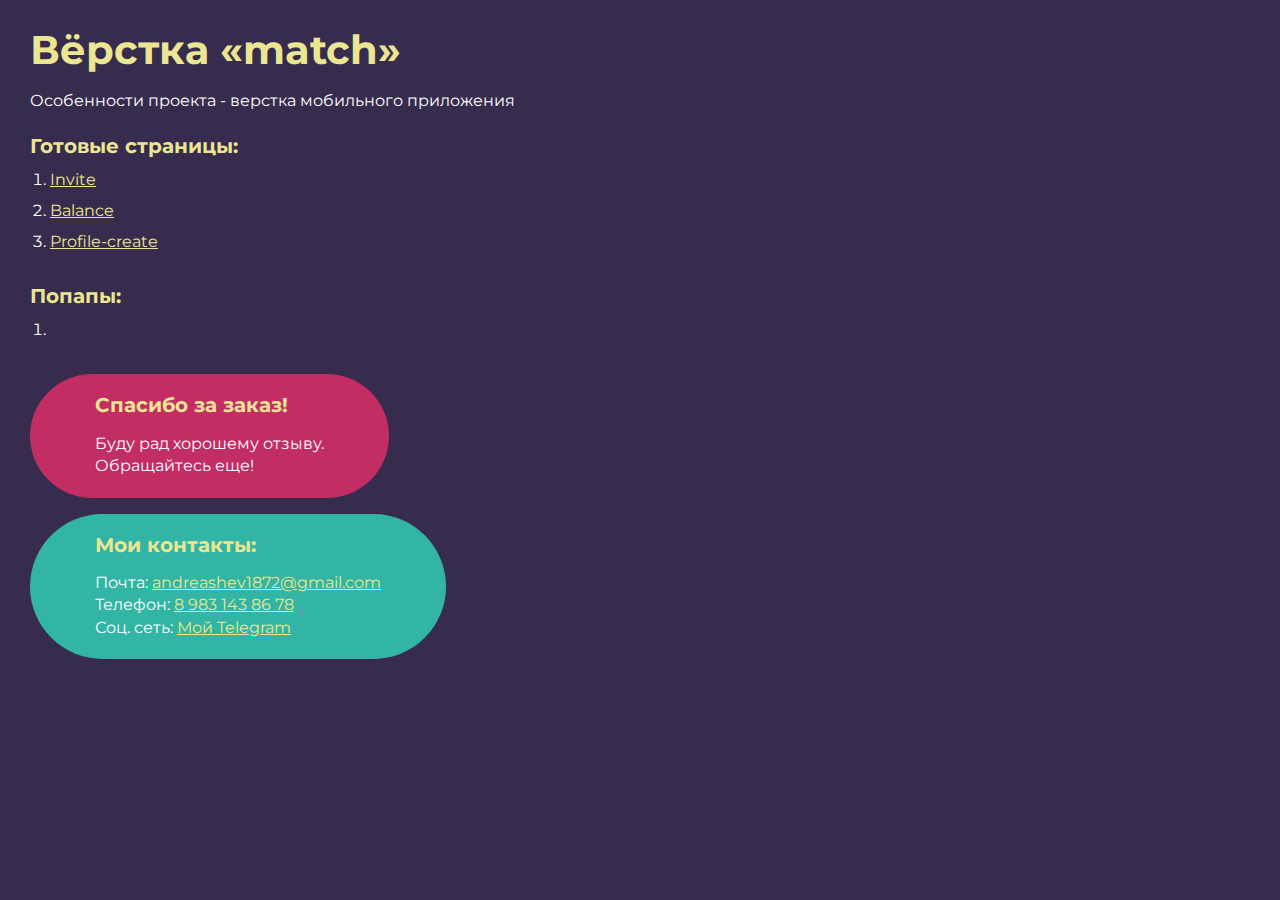
<file: index.html>
<!doctype html>
<html>

<head>
	<meta charset="UTF-8" />
	<meta name="viewport" content="width=device-width, initial-scale=1.0" />
	<title>Верстка «match»</title>
</head>

<body>
	<div class="rootpage">
		<h1>Вёрстка «match»</h1>
		<div class="rootpage__info">
			Особенности проекта - верстка мобильного приложения
		</div>
		<h2>Готовые страницы:</h2>
		<ol class="rootpage__list">
			<li><a target="_blank" href="invite.html">Invite</a></li>
			<li><a target="_blank" href="balance.html">Balance</a></li>
			<li>
				<a target="_blank" href="profile-create.html">Profile-create</a>
			</li>
		</ol>
		<h2>Попапы:</h2>
		<ol class="rootpage__list">
			<li><a target="_blank" href="home.html#"></a></li>
		</ol>
		<div class="rootpage__tnx">
			<h2>Спасибо за заказ!</h2>
			<p>Буду рад хорошему отзыву.</p>
			<p>Обращайтесь еще!</p>
		</div>
		<div class="rootpage__contacts">
			<h2>Мои контакты:</h2>
			<p>
				Почта:
				<a href="mailto:andreashev1872@gmail.com">andreashev1872@gmail.com</a>
			</p>
			<p>Телефон: <a href="tel:89831438678">8 983 143 86 78</a></p>
			<p>Соц. сеть: <a href="https://t.me/AndresShev">Мой Telegram</a></p>
		</div>
	</div>
</body>
<style>
	@charset "UTF-8";
	@import url("https://fonts.googleapis.com/css?family=Montserrat:regular,700&display=swap");

	*,
	*::before,
	*::after {
		padding: 0px;
		margin: 0px;
		border: 0px;
		box-sizing: border-box;
	}

	html,
	body {
		height: 100%;
		margin: 0;
		padding: 0;
		min-width: 320px;
		width: 100%;
		color: #fff;
		background-color: #372c4d;
	}

	body {
		font-family: Montserrat;
		font-size: 100%;
		line-height: 1;
		font-size: 1rem;
	}

	a {
		text-decoration: underline;
		color: #ebe691;
	}

	a:visited {
		text-decoration: underline;
		color: #aaa768;
	}

	a:hover {
		text-decoration: none;
	}

	ul li {
		list-style: none;
	}

	img {
		vertical-align: top;
	}

	.wrapper {
		width: 100%;
		min-height: 100%;
		overflow: hidden;
	}

	.rootpage {
		padding: 30px;
		display: flex;
		flex-direction: column;
		align-items: flex-start;
	}

	@media (max-width: 767px) {
		.rootpage {
			padding: 30px 15px;
		}
	}

	h1 {
		color: #ebe691;
		font-size: 2.5rem;
		margin: 0px 0px 1.25rem 0px;
	}

	@media (max-width: 767px) {
		h1 {
			font-size: 1.85rem;
			margin: 0px 0px 1.25rem 0px;
		}
	}

	h2 {
		color: #ebe691;
		font-size: 1.25rem;
		margin: 0px 0px 1rem 0px;
	}

	@media (max-width: 767px) {
		h2 {
			font-size: 1.125rem;
			margin: 0px 0px 1rem 0px;
		}
	}

	.rootpage__info {
		line-height: 140%;
		margin: 0px 0px 1.5rem 0px;
	}

	.rootpage__list {
		margin: 0px 0px 2.25rem 1.25rem;
	}

	.rootpage__list li:not(:last-child) {
		margin: 0px 0px 15px 0px;
	}

	.rootpage__contacts,
	.rootpage__tnx {
		border-radius: 200px;
		padding: 20px 65px;
		line-height: 140%;
	}

	@media (max-width: 767px) {

		.rootpage__contacts,
		.rootpage__tnx {
			border-radius: 40px;
			padding: 20px;
		}
	}

	.rootpage__contacts {
		background: #32b5a4;
	}

	.rootpage__contacts a {
		color: #ebe691;
	}

	.rootpage__tnx {
		background: #c22d63;
		margin: 0px 0px 1rem 0px;
	}
</style>

</html>
</file>
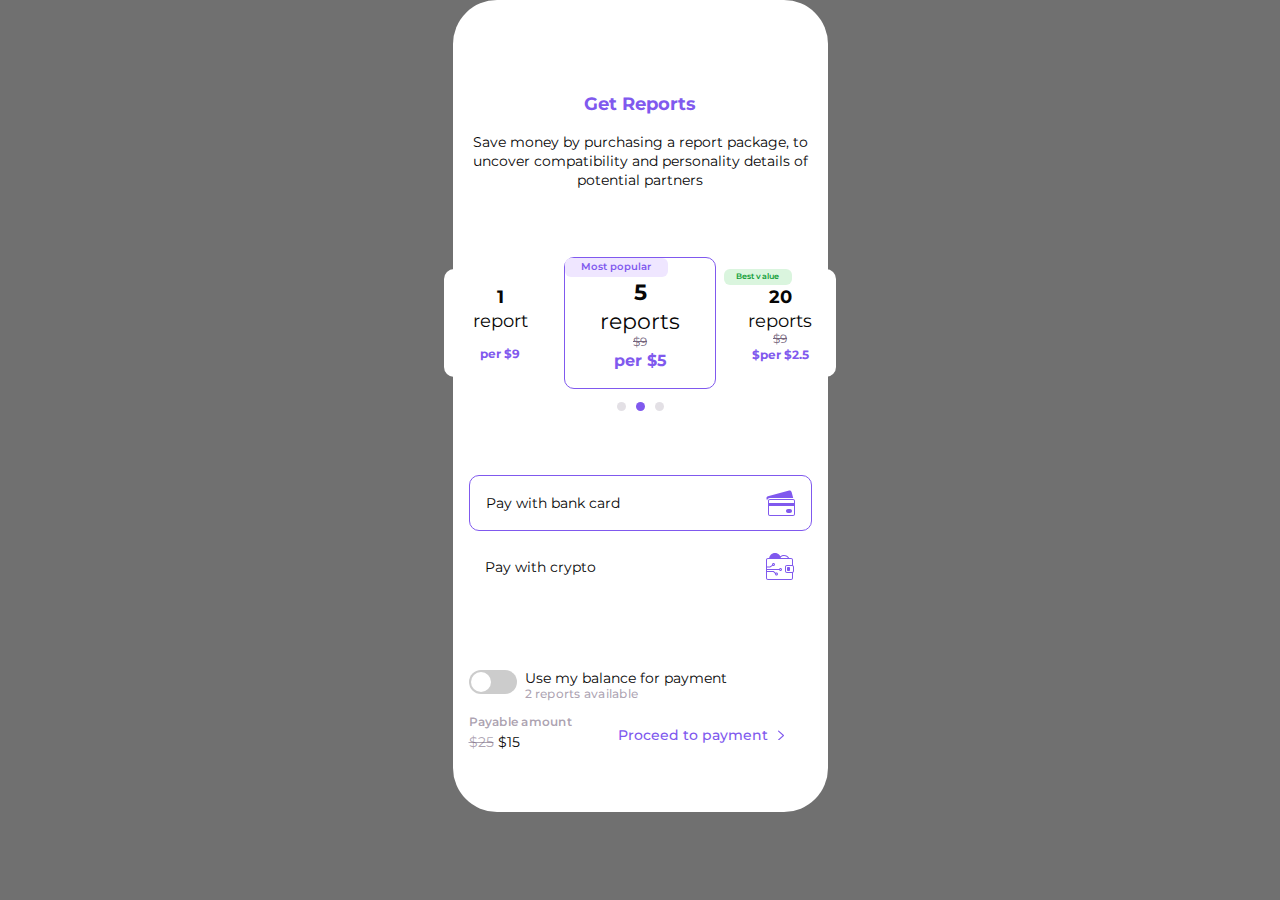
<file: balance.html>
<!doctype html>
<html lang="en">

<head>
	<title>match</title>
	<meta charset="UTF-8" />
	<meta name="format-detection" content="telephone=no" />
	<!-- <style>body{opacity: 0;}</style> -->
	<link rel="stylesheet" href="css/style.min.css?_v=20240508150144" />
	<link rel="shortcut icon" href="favicon.ico" />
	<link rel="apple-touch-icon" sizes="152x152" href="/apple-touch-icon.png" />
	<link rel="icon" type="image/png" sizes="32x32" href="/favicon-32x32.png" />
	<link rel="icon" type="image/png" sizes="16x16" href="/favicon-16x16.png" />
	<link rel="manifest" href="/site.webmanifest" />
	<link rel="mask-icon" href="/safari-pinned-tab.svg" color="#5bbad5" />
	<meta name="msapplication-TileColor" content="#da532c" />
	<meta name="theme-color" content="#ffffff" />
	<!-- <meta name="robots" content="noindex, nofollow"> -->
	<meta name="viewport" content="width=device-width, initial-scale=1.0" />
</head>

<body>
	<div class="wrapper">
		<header class="header">
			<div class="header__container">
			</div>
		</header>
		<div class="payment">
			<div class="payment__card card">
				<div class="payment__status-bar status-bar"></div>
				<div class="payment__body">
					<div class="payment__header">
						<h1>Get Reports</h1>
					</div>
					<div class="payment__text text">
						<p>
							Save money by purchasing a report package, to uncover compatibility
							and personality details of potential partners
						</p>
					</div>

					<div class="payment__slider">
						<div class="payment__wrapper">
							<div class="payment__slide slide-payment payment__slide-1">
								<h2 class="slide-payment__title">1</h2>
								<p class="slide-payment__amount">report</p>
								<p class="slide-payment__price">per $9</p>
							</div>
							<div class="payment__slide slide-payment payment__slide-2 payment__slide-active">
								<span class="slide-payment__label">Most popular</span>
								<h2 class="slide-payment__title">5</h2>
								<p class="slide-payment__amount">reports</p>
								<p class="slide-payment__old-price old-price">$9</p>
								<p class="slide-payment__price">per $5</p>
							</div>
							<div class="payment__slide slide-payment payment__slide-3">
								<span class="slide-payment__label">Best value</span>
								<h2 class="slide-payment__title">20</h2>
								<p class="slide-payment__amount">reports</p>
								<p class="slide-payment__old-price old-price">$9</p>
								<p class="slide-payment__price">$per $2.5</p>
							</div>
						</div>
						<div class="payment__pagination">
							<span class="payment__dot"></span>
							<span class="payment__dot payment__dot-active"></span>
							<span class="payment__dot"></span>
						</div>
					</div>
					<div class="payment__options">
						<div class="payment__option payment__option-active">
							<p>Pay with bank card</p>
							<img src="img/pay-card.svg" alt="pay-card" />
						</div>
						<div class="payment__option">
							<p>Pay with crypto</p>
							<img src="img/crypto.svg" alt="crypto" />
						</div>
					</div>
					<div class="payment__use use-payment">
						<label class="use-payment__toggle toggle">
							<input type="checkbox" class="use-payment__checkbox checkbox" />
							<span class="use-payment__toggle-slider toggle-slider"></span>
						</label>
						<div class="use-payment__content">
							<div class="use-payment__title">
								<h2>Use my balance for payment</h2>
							</div>
							<div class="use-payment__text">
								<p>2 reports available</p>
							</div>
						</div>
					</div>
					<div class="payment__amount amount-payment">
						<div class="amount-payment__body">
							<div class="amount-payment__title">
								<h2>Payable amount</h2>
							</div>
							<div class="amount-payment__price">
								<span class="amount-payment__price-old old-price">$25</span><span class="amount-payment__price-new">$15</span>
							</div>
						</div>
						<a class="amount-payment__button">
							<span>Proceed to payment</span>
						</a>
					</div>
				</div>
			</div>
		</div>

		<footer class="footer">
			<div class="footer__container">
			</div>
		</footer>
	</div>
	<!-- 
<div id="popup" aria-hidden="true" class="popup">
	<div class="popup__wrapper">
		<div class="popup__content">
			<button data-close type="button" class="popup__close">Закрыть</button>
			<div class="popup__text">
			</div>
		</div>
	</div>
</div>
 -->
	<script src="js/app.min.js?_v=20240508150144"></script>
</body>

</html>
</file>
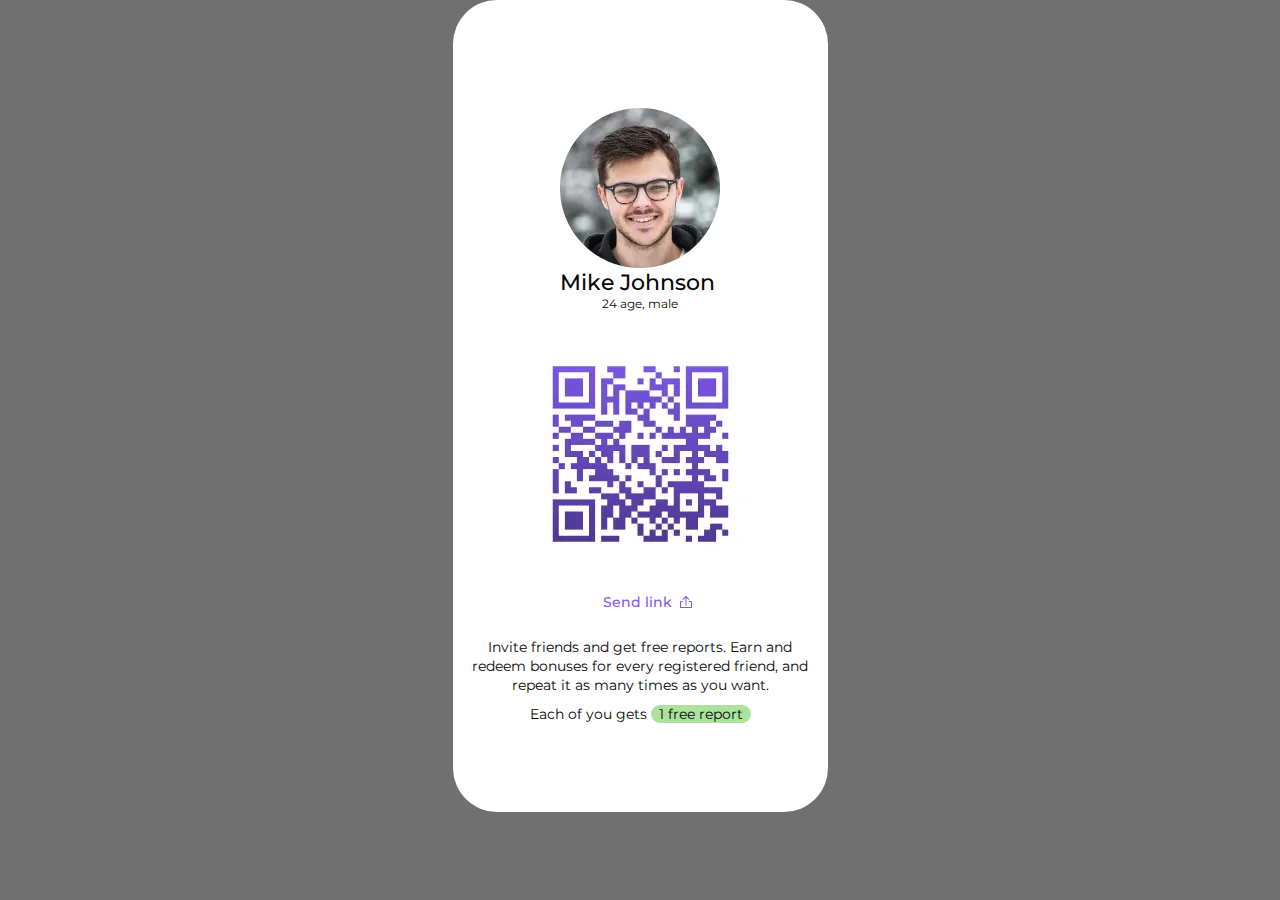
<file: invite.html>
<!doctype html>
<html lang="en">

<head>
	<title>match</title>
	<meta charset="UTF-8" />
	<meta name="format-detection" content="telephone=no" />
	<!-- <style>body{opacity: 0;}</style> -->
	<link rel="stylesheet" href="css/style.min.css?_v=20240508150144" />
	<link rel="shortcut icon" href="favicon.ico" />
	<link rel="apple-touch-icon" sizes="152x152" href="/apple-touch-icon.png" />
	<link rel="icon" type="image/png" sizes="32x32" href="/favicon-32x32.png" />
	<link rel="icon" type="image/png" sizes="16x16" href="/favicon-16x16.png" />
	<link rel="manifest" href="/site.webmanifest" />
	<link rel="mask-icon" href="/safari-pinned-tab.svg" color="#5bbad5" />
	<meta name="msapplication-TileColor" content="#da532c" />
	<meta name="theme-color" content="#ffffff" />
	<!-- <meta name="robots" content="noindex, nofollow"> -->
	<meta name="viewport" content="width=device-width, initial-scale=1.0" />
</head>

<body>
	<div class="wrapper">
		<header class="header">
			<div class="header__container">
			</div>
		</header>
		<div class="invite">
			<div class="invite__card card">
				<div class="invite__status-bar status-bar"></div>
				<div class="invite__body">
					<div class="invite__user user-invite">
						<div class="user-invite__photo">
							<picture><source srcset="img/profile-photo.webp" type="image/webp"><img src="img/profile-photo.png" alt="profile-photo" /></picture>
						</div>
						<div class="user-invite__name">
							<p>Mike Johnson</p>
						</div>
						<div class="user-invite__info">
							<p>24 age, male</p>
						</div>
					</div>
					<div class="invite__qr">
						<picture><source srcset="img/qrcode-1.webp" type="image/webp"><img src="img/qrcode-1.png" alt="qrcode" /></picture>
					</div>
					<a href="#" class="invite__button"><span>Send link</span> </a>
					<div class="invite__text text">
						<p>
							Invite friends and get free reports. Earn and redeem bonuses for every
							registered friend, and repeat it as many times as you want.
						</p>
					</div>
					<div class="invite__action">
						<p>Each of you gets <span>1 free report</span></p>
					</div>
				</div>
			</div>
		</div>

		<footer class="footer">
			<div class="footer__container">
			</div>
		</footer>
	</div>
	<!-- 
<div id="popup" aria-hidden="true" class="popup">
	<div class="popup__wrapper">
		<div class="popup__content">
			<button data-close type="button" class="popup__close">Закрыть</button>
			<div class="popup__text">
			</div>
		</div>
	</div>
</div>
 -->
	<script src="js/app.min.js?_v=20240508150144"></script>
</body>

</html>
</file>
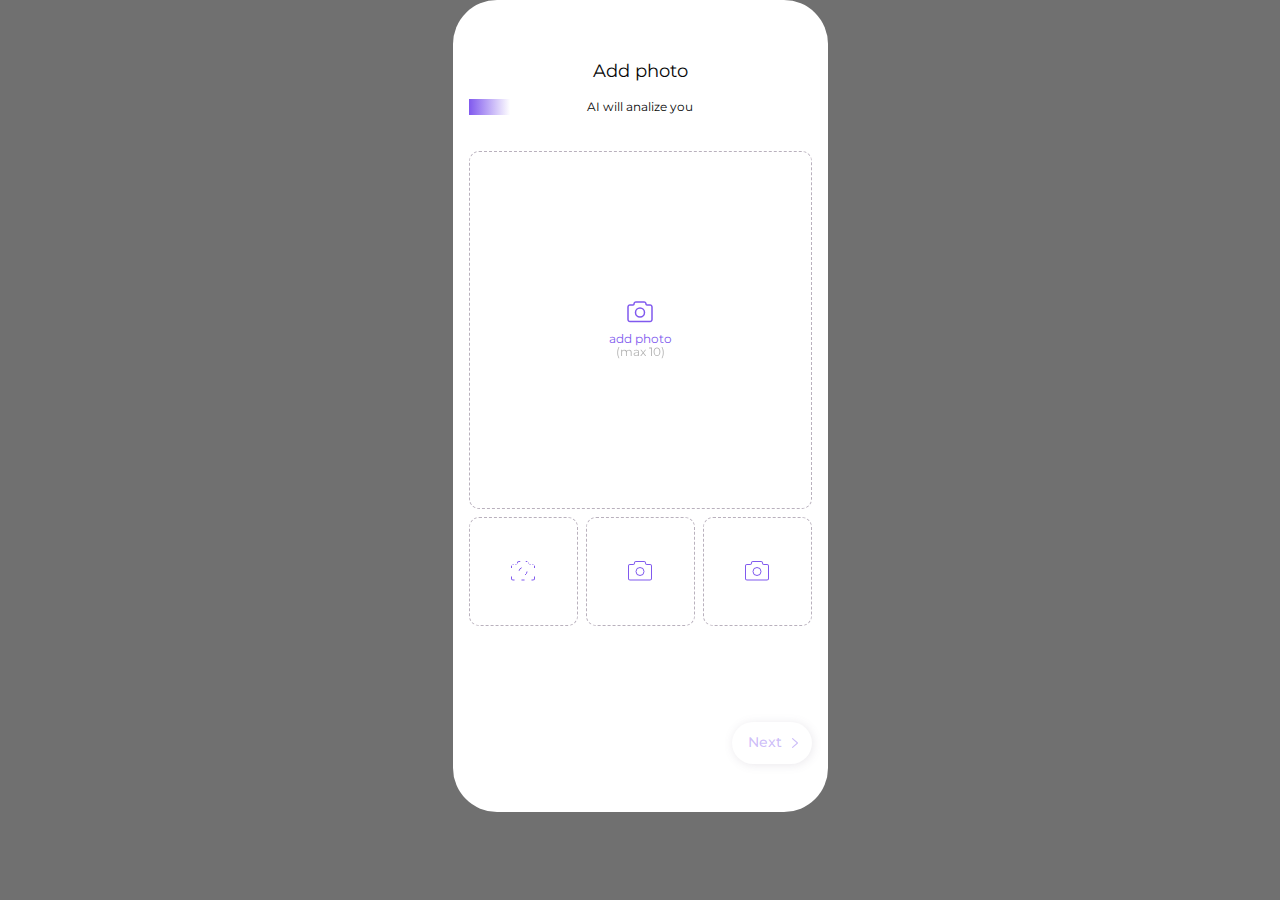
<file: profile-create.html>
<!doctype html>
<html lang="en">

<head>
	<title>match</title>
	<meta charset="UTF-8" />
	<meta name="format-detection" content="telephone=no" />
	<!-- <style>body{opacity: 0;}</style> -->
	<link rel="stylesheet" href="css/style.min.css?_v=20240508150144" />
	<link rel="shortcut icon" href="favicon.ico" />
	<link rel="apple-touch-icon" sizes="152x152" href="/apple-touch-icon.png" />
	<link rel="icon" type="image/png" sizes="32x32" href="/favicon-32x32.png" />
	<link rel="icon" type="image/png" sizes="16x16" href="/favicon-16x16.png" />
	<link rel="manifest" href="/site.webmanifest" />
	<link rel="mask-icon" href="/safari-pinned-tab.svg" color="#5bbad5" />
	<meta name="msapplication-TileColor" content="#da532c" />
	<meta name="theme-color" content="#ffffff" />
	<!-- <meta name="robots" content="noindex, nofollow"> -->
	<meta name="viewport" content="width=device-width, initial-scale=1.0" />
</head>

<body>
	<div class="wrapper">
		<header class="header">
			<div class="header__container">
			</div>
		</header>
		<div class="profile-create" id="content-container">
			<div class="profile-create__card card content" id="content-1">
				<div class="profile-create__status-bar status-bar"></div>
				<div class="profile-create__body">
					<div class="profile-create__header header">
						<h1>Add photo</h1>
					</div>
					<div class="profile-create__progressbar progressbar">
						<p class="progressbar__text">AI will analize you</p>
					</div>
					<div class="profile-create__photoblock photoblock">
						<div class="photoblock__bigphoto">
							<img src="img/profile-create/big_photo.svg" alt="big__photo" />
							<span class="photoblock__text"> add photo</span>
							<span class="photoblock__text photoblock__text-opacity">(max 10)</span>
						</div>
						<div class="photoblock__gallery">
							<div class="photoblock__smallphoto">
								<img src="img/profile-create/small_photo1.svg" alt="photo" />
							</div>
							<div class="photoblock__smallphoto">
								<img src="img/profile-create/small_photo2.svg" alt="photo" />
							</div>
							<div class="photoblock__smallphoto">
								<img src="img/profile-create/small_photo2.svg" alt="photo" />
							</div>
						</div>
					</div>
				</div>
				<div class="profile-create__footer">
					<a class="profile-create__button next-button">
						<span>Next</span>
					</a>
				</div>
			</div>

			<div class="profile-create__card card content" id="content-2">
				<div class="profile-create__status-bar status-bar"></div>
				<div class="profile-create__body">
					<div class="profile-create__header header">
						<h1>Add photo</h1>
					</div>
					<div class="profile-create__progressbar progressbar">
						<p class="progressbar__text">AI will analize you</p>
					</div>
					<div class="profile-create__photoblock photoblock">
						<div class="photoblock__bigphoto">
							<picture><source srcset="img/profile-create/bigphoto-profile2.webp" type="image/webp"><img src="img/profile-create/bigphoto-profile2.png" alt="big__photo" /></picture>
						</div>
						<div class="photoblock__gallery">
							<div class="photoblock__smallphoto">
								<img src="img/profile-create/small_photo2.svg" alt="photo" />
							</div>
							<div class="photoblock__smallphoto">
								<picture><source srcset="img/profile-create/smallphoto-1-profile2.webp" type="image/webp"><img src="img/profile-create/smallphoto-1-profile2.png" alt="photo" /></picture>
							</div>
							<div class="photoblock__smallphoto">
								<picture><source srcset="img/profile-create/smallphoto-2-profile2.webp" type="image/webp"><img src="img/profile-create/smallphoto-2-profile2.png" alt="photo" /></picture>
							</div>
						</div>
					</div>
				</div>
				<div class="profile-create__footer">
					<a class="profile-create__button next-button">
						<span>Next</span>
					</a>
				</div>
			</div>

			<div class="profile-create__card card content" id="content-3">
				<div class="profile-create__status-bar status-bar"></div>
				<div class="profile-create__body">
					<div class="profile-create__header header">
						<h1>Personal data</h1>
					</div>
					<div class="profile-create__progressbar progressbar">
						<p class="progressbar__text">Let AI to know you better</p>
					</div>
					<div class="profile-create__inputs inputs-profile-create">
						<input class="inputs-profile-create__name" type="text" placeholder="Name*" />
						<input class="inputs-profile-create__date" type="text" placeholder="Date of birth*" />
						<p class="inputs-profile-create__text">
							we don't show your exact birth date in the profile. It's used for our
							AI algorithms to uplift quality of your matches.
						</p>
						<ul class="inputs-profile-create__list">
							<li>
								<input class="inputs-profile-create__radio" type="radio" id="gender_man" name="gender" value="man" />
								<label for="gender_man">Man</label>
							</li>
							<li>
								<input class="inputs-profile-create__radio" type="radio" id="gender_woman" name="gender" value="woman" />
								<label for="gender_woman">Woman</label>
							</li>
							<li>
								<input class="inputs-profile-create__radio" type="radio" id="gender_other" name="gender" value="other" />
								<label for="gender_other">Other</label>
							</li>
						</ul>
						<input class="inputs-profile-create__city" type="text" id="city" placeholder="City*" />
					</div>
				</div>

				<div class="profile-create__footer">
					<a class="profile-create__button back-button">
						<span>Back</span>
					</a>
					<a class="profile-create__button next-button">
						<span>Next</span>
					</a>
				</div>
			</div>
			<div class="profile-create__card card content" id="content-4">
				<div class="profile-create__status-bar status-bar"></div>
				<div class="profile-create__body">
					<div class="profile-create__header header">
						<h1>Goals</h1>
					</div>
					<div class="profile-create__progressbar progressbar">
						<p class="progressbar__text">AI will find you people with same goals</p>
					</div>
				</div>
				<div class="goal-checkbox">
					<ul class="goal-checkbox__list">
						<li>
							<input class="goal-checkbox__item" type="checkbox" id="goal1" name="goal" value="goal1" />
							<label for="goal1">Date</label>
						</li>
						<li>
							<input class="goal-checkbox__item" type="checkbox" id="goal2" name="goal" value="goal2" />
							<label for="goal2">Long-term relationship</label>
						</li>
						<li>
							<input class="goal-checkbox__item" type="checkbox" id="goal3" name="goal" value="goal3" />
							<label for="goal3">Friendship</label>
						</li>
						<li>
							<input class="goal-checkbox__item" type="checkbox" id="goal4" name="goal" value="goal4" />
							<label for="goal4">Communication</label>
						</li>
						<li>
							<input class="goal-checkbox__item" type="checkbox" id="goal5" name="goal" value="goal5" />
							<label for="goal5">Business partner</label>
						</li>
						<li>
							<input class="goal-checkbox__item" type="checkbox" id="goal6" name="goal" value="goal6" />
							<label for="goal6">Travel partner</label>
						</li>
						<li class="goal-checkbox__switch">
							<span class="goal-checkbox__text" for="goal7">Do not show in profile</span>

							<label class="goal__toggle toggle">
								<input type="checkbox" class="checkbox" />
								<span class="toggle-slider"></span>
							</label>
						</li>
					</ul>
				</div>

				<div class="profile-create__footer">
					<a class="profile-create__button back-button">
						<span>Back</span>
					</a>
					<a class="profile-create__button next-button">
						<span>Next</span>
					</a>
				</div>
			</div>
			<div class="profile-create__card card content" id="content-5">
				<div class="profile-create__status-bar status-bar"></div>
				<div class="profile-create__body">
					<div class="profile-create__header header">
						<h1>Preferences</h1>
					</div>
					<div class="profile-create__progressbar progressbar">
						<p class="progressbar__text">AI will find you people with same goals</p>
					</div>
				</div>
				<div class="preferences">
					<p class="preferences__title title">Who are you looking for</p>
					<ul class="inputs-profile-create__list">
						<li>
							<input class="inputs-profile-create__radio" type="radio" id="gender_man" name="gender" value="man" />
							<label for="gender_man">Man</label>
						</li>
						<li>
							<input class="inputs-profile-create__radio" type="radio" id="gender_woman" name="gender" value="woman" />
							<label for="gender_woman">Woman</label>
						</li>
						<li>
							<input class="inputs-profile-create__radio" type="radio" id="gender_other" name="gender" value="Both" />
							<label for="gender_other">Both</label>
						</li>
						<li>
							<input class="inputs-profile-create__radio" type="radio" id="gender_other" name="gender" value="Doesn't matter" />
							<label for="gender_other">Doesn't matter</label>
						</li>
					</ul>
					<ul class="goal-checkbox__list">
						<li class="goal-checkbox__switch">
							<span class="goal-checkbox__text" for="goal7">Do not show in profile</span>

							<label class="goal__toggle toggle">
								<input type="checkbox" class="checkbox" />
								<span class="toggle-slider"></span>
							</label>
						</li>
					</ul>
				</div>
				<div class="profile-create__footer">
					<a class="profile-create__button back-button">
						<span>Back</span>
					</a>
					<a class="profile-create__button next-button">
						<span>Next</span>
					</a>
				</div>
			</div>
			<div class="profile-create__card card content" id="content-6">
				<div class="profile-create__status-bar status-bar"></div>
				<div class="profile-create__body">
					<div class="profile-create__header header">
						<h1>Values (top 3)</h1>
					</div>
					<div class="profile-create__progressbar progressbar">
						<p class="progressbar__text">AI will find you perfect match</p>
					</div>
				</div>
				<ul class="values">
					<li><button class="value value-active">Love</button></li>
					<li><button class="value">Health</button></li>
					<li><button class="value">Balance</button></li>
					<li><button class="value">Helping Others</button></li>
					<li><button class="value value-active">Closeness</button></li>
					<li><button class="value">Loyalty</button></li>
					<li><button class="value">Safety</button></li>
					<li><button class="value">Family</button></li>
					<li><button class="value value-active">Children</button></li>
					<li><button class="value">Trust</button></li>
					<li><button class="value">Parents</button></li>
					<li><button class="value">Friends</button></li>
					<li><button class="value">Sincerity</button></li>
					<li><button class="value">Curiosity</button></li>
					<li><button class="value">Beauty</button></li>
					<li><button class="value">Enthusiasm</button></li>
					<li><button class="value">Learning New Things</button></li>
					<li><button class="value">Personal Growth</button></li>
					<li><button class="value">Self-Actualization</button></li>
					<li><button class="value">Work</button></li>
					<li><button class="value">Passion</button></li>
					<li><button class="value">Joy</button></li>
					<li><button class="value">Freedom</button></li>
					<li><button class="value">Spontaneity</button></li>
					<li><button class="value">Passion</button></li>
					<li><button class="value">Money</button></li>
					<li><button class="value">Creativity</button></li>
					<li><button class="value">Harmony</button></li>
					<li><button class="value">Comfort</button></li>
				</ul>
				<div class="profile-create__footer">
					<a class="profile-create__button back-button">
						<span>Back</span>
					</a>
					<a class="profile-create__button next-button">
						<span>Next</span>
					</a>
				</div>
			</div>
			<div class="profile-create__card card content" id="content-7">
				<div class="profile-create__status-bar status-bar"></div>
				<div class="profile-create__body">
					<div class="profile-create__header header">
						<h1>Answer questions</h1>
					</div>
					<div class="profile-create__progressbar progressbar">
						<p class="progressbar__text">AI will find you perfect match</p>
					</div>
				</div>
				<div class="answer-questions">
					<p class="answer-questions__title title">Where do you prefer to live</p>
					<ul class="inputs-profile-create__list">
						<li>
							<input class="inputs-profile-create__radio" type="radio" id="gender_man" name="gender" value="man" />
							<label for="gender_man">In a big city</label>
						</li>
						<li>
							<input class="inputs-profile-create__radio" type="radio" id="gender_woman" name="gender" value="woman" />
							<label for="gender_woman">In the suburbs</label>
						</li>
						<li>
							<input class="inputs-profile-create__radio" type="radio" id="gender_other" name="gender" value="Both" />
							<label for="gender_other">Far away from people</label>
						</li>
					</ul>
					<p class="answer-questions__title title">Ideal vacation</p>
					<ul class="inputs-profile-create__list">
						<li>
							<input class="inputs-profile-create__radio" type="radio" id="Organized tour" name="vacation" value="Organized tour" />
							<label for="Organized tour">Organized tour</label>
						</li>
						<li>
							<input class="inputs-profile-create__radio" type="radio" id="All-inclusive hotel" name="vacation" value="All-inclusive hotel" />
							<label for="All-inclusive hotel">All-inclusive hotel</label>
						</li>
						<li>
							<input class="inputs-profile-create__radio" type="radio" id="Backpacking adventure" name="vacation" value="Backpacking adventure" />
							<label for="Backpacking adventure">Backpacking adventure</label>
						</li>
						<li>
							<input class="inputs-profile-create__radio" type="radio" id="By the sea" name="vacation" value="By the sea" />
							<label for="By the sea">By the sea</label>
						</li>
						<li>
							<input class="inputs-profile-create__radio" type="radio" id="Active leisure" name="vacation" value="Active leisure" />
							<label for="Active leisure">Active leisure</label>
						</li>
						<li>
							<input class="inputs-profile-create__radio" type="radio" id="Museums" name="vacation" value="Museums" />
							<label for="Museums">Museums, local attractions</label>
						</li>
					</ul>
				</div>
				<div class="profile-create__footer">
					<a class="profile-create__button back-button">
						<span>Back</span>
					</a>
					<a class="profile-create__button next-button">
						<span>Next</span>
					</a>
				</div>
			</div>
			<div class="profile-create__card card content" id="content-8">
				<div class="profile-create__status-bar status-bar"></div>
				<div class="profile-create__body">
					<div class="profile-create__header header">
						<h1>Answer questions (2 options)</h1>
					</div>
					<div class="profile-create__progressbar progressbar">
						<p class="progressbar__text">AI will find you perfect match</p>
					</div>
				</div>
				<div class="answer-questions">
					<p class="answer-questions__title title">How do you know that another person</br> loves you?</p>
					<ul class="goal-checkbox__list">
						<li>
							<input class="goal-checkbox__item" type="checkbox" id="goal1" name="goal" value="goal1" />
							<label for="goal1">Makes time for you</label>
						</li>
						<li>
							<input class="goal-checkbox__item" type="checkbox" id="goal2" name="goal" value="goal2" />
							<label for="goal2"> <label for="goal3">Physically close to you, such as hugging,</br> holding hands</label>
							</label>
						</li>
						<li>
							<input class="goal-checkbox__item" type="checkbox" id="goal3" name="goal" value="goal3" />
							<label for="goal3">Say compliments, words of encouragement,</br> and support</label>
						</li>
						<li>
							<input class="goal-checkbox__item" type="checkbox" id="goal4" name="goal" value="goal4" />
							<label for="goal4">Thoughtful gifts show they care</label>
						</li>
						<li>
							<input class="goal-checkbox__item" type="checkbox" id="goal5" name="goal" value="goal5" />
							<label for="goal5">Do things to make your life easier or more enjoyable</label>
						</li>

					</ul>
				</div>
				<div class="profile-create__footer">
					<a class="profile-create__button back-button">
						<span>Back</span>
					</a>
					<a class="profile-create__button next-button">
						<span>Next</span>
					</a>
				</div>

			</div>
			<div class="profile-create__card card content" id="content-9">
				<div class="profile-create__status-bar status-bar"></div>
				<div class="profile-create__body">
					<div class="profile-create__header header">
						<h1>Choose an option</h1>
					</div>
					<div class="profile-create__progressbar progressbar">
						<p class="progressbar__text">AI will find you perfect match</p>
					</div>
				</div>
				<div class="answer-questions">
					<p class="answer-questions__title title">Where do you prefer to eat?</p>
					<ul class="inputs-profile-create__list">
						<li>
							<input class="inputs-profile-create__radio" type="radio" id="gender_man" name="gender" value="man" />
							<label for="gender_man">Street food</label>
						</li>
						<li>
							<input class="inputs-profile-create__radio" type="radio" id="gender_woman" name="gender" value="woman" />
							<label for="gender_woman">A fancy restaurant</label>
						</li>

					</ul>
					<p class="answer-questions__title title">What do you prefer to visit?</p>
					<ul class="inputs-profile-create__list">
						<li>
							<input class="inputs-profile-create__radio" type="radio" id="Organized tour" name="vacation" value="Organized tour" />
							<label for="Organized tour">Beach</label>
						</li>
						<li>
							<input class="inputs-profile-create__radio" type="radio" id="All-inclusive hotel" name="vacation" value="All-inclusive hotel" />
							<label for="All-inclusive hotel">Museum</label>
						</li>

					</ul>
					<p class="answer-questions__title title">After work</p>
					<ul class="inputs-profile-create__list">
						<li>
							<input class="inputs-profile-create__radio" type="radio" id="job1" name="job" value="job1">
							<label for="job1">Meeting friends</label>
						</li>
						<li>
							<input class="inputs-profile-create__radio" type="radio" id="job2" name="job" value="job2">
							<label for="job2">Dinner at home</label>
						</li>

					</ul>
				</div>
				<div class="profile-create__footer">
					<a class="profile-create__button back-button">
						<span>Back</span>
					</a>
					<a class="profile-create__button next-button">
						<span>Next</span>
					</a>
				</div>
			</div>
			<div class="profile-create__card card content" id="content-10">
				<div class="profile-create__status-bar status-bar"></div>
				<div class="profile-create__body">
					<div class="profile-create__header header">
						<h1>Choose an option</h1>
					</div>
					<div class="profile-create__progressbar progressbar">
						<p class="progressbar__text">AI will find you perfect match</p>
					</div>
				</div>
				<div class="answer-questions">
					<p class="answer-questions__title title">What is best?</p>
					<ul class="inputs-profile-create__list">
						<li>
							<input class="inputs-profile-create__radio" type="radio" id="gender_man" name="gender" value="man" />
							<label for="gender_man"> <label for="gender_man">Dinner with family</label>
							</label>
						</li>
						<li>
							<input class="inputs-profile-create__radio" type="radio" id="gender_woman" name="gender" value="woman" />
							<label for="gender_woman">A romantic date</label>
						</li>

					</ul>
					<p class="answer-questions__title title">You generally prefer</p>
					<ul class="inputs-profile-create__list">
						<li>
							<input class="inputs-profile-create__radio" type="radio" id="Organized tour" name="vacation" value="Organized tour" />
							<label for="Organized tour">Sleep more</label>
						</li>
						<li>
							<input class="inputs-profile-create__radio" type="radio" id="All-inclusive hotel" name="vacation" value="All-inclusive hotel" />
							<label for="All-inclusive hotel">Watch the sunrise</label>
						</li>

					</ul>
					<p class="answer-questions__title title">Spend the day off</p>
					<ul class="inputs-profile-create__list">
						<li>
							<input class="inputs-profile-create__radio" type="radio" id="job1" name="job" value="job1">
							<label for="job1">Actively outdoors</label>
						</li>
						<li>
							<input class="inputs-profile-create__radio" type="radio" id="job2" name="job" value="job2">
							<label for="job2">Watching your favorite movie</label>
						</li>

					</ul>
				</div>
				<div class="profile-create__footer">
					<a class="profile-create__button back-button">
						<span>Back</span>
					</a>
					<a class="profile-create__button next-button">
						<span>Next</span>
					</a>
				</div>
			</div>
			<div class="profile-create__card card content" id="content-11">
				<div class="profile-create__status-bar status-bar"></div>
				<div class="profile-create__body">
					<div class="profile-create__header header">
						<h1>What is more you</h1>
					</div>
					<div class="profile-create__progressbar progressbar">
						<p class="progressbar__text">AI will find you perfect match</p>
					</div>
				</div>
				<div class="moreyou">
					<div class="moreyou__row row-moreyou">
						<div class="row-moreyou__choices">
							<button class="row-moreyou__choice"></button>
							<button class="row-moreyou__choice"></button>
							<button class="row-moreyou__choice"></button>
							<button class="row-moreyou__choice"></button>
						</div>
						<div class="row-moreyou__gradation">
							<span class="row-moreyou__category">On my own</span>
							<span class="row-moreyou__category">The life of the party</span>
						</div>
					</div>
					<div class="moreyou__row row-moreyou">
						<div class="row-moreyou__choices">
							<button class="row-moreyou__choice"></button>
							<button class="row-moreyou__choice"></button>
							<button class="row-moreyou__choice"></button>
							<button class="row-moreyou__choice"></button>
						</div>
						<div class="row-moreyou__gradation">
							<span class="row-moreyou__category">Prefer to plan</span>
							<span class="row-moreyou__category">Live for today</span>
						</div>
					</div>
					<div class="moreyou__row row-moreyou">
						<div class="row-moreyou__choices">
							<button class="row-moreyou__choice"></button>
							<button class="row-moreyou__choice"></button>
							<button class="row-moreyou__choice"></button>
							<button class="row-moreyou__choice"></button>
						</div>
						<div class="row-moreyou__gradation">
							<span class="row-moreyou__category">Listen to others</span>
							<span class="row-moreyou__category">Express my own point of view</span>
						</div>
					</div>
					<div class="moreyou__row row-moreyou">
						<div class="row-moreyou__choices">
							<button class="row-moreyou__choice"></button>
							<button class="row-moreyou__choice"></button>
							<button class="row-moreyou__choice"></button>
							<button class="row-moreyou__choice"></button>
						</div>
						<div class="row-moreyou__gradation">
							<span class="row-moreyou__category">Rely more on logic</span>
							<span class="row-moreyou__category">Intuition</span>
						</div>
					</div>
				</div>
				<div class="profile-create__footer">
					<a class="profile-create__button back-button">
						<span>Back</span>
					</a>
					<a class="profile-create__button next-button">
						<span>Next</span>
					</a>
				</div>
			</div>
			<div class="profile-create__card card content" id="content-12">
				<div class="profile-create__status-bar status-bar"></div>
				<div class="profile-create__body">
					<div class="profile-create__header header">
						<h1>Interests</h1>
					</div>
					<div class="profile-create__progressbar progressbar">
						<p class="progressbar__text">AI will find you perfect match</p>
					</div>
				</div>
				<ul class="values">
					<li><button class="value value-active"> <span>Music</span></button></li>
					<li><button class="value">Rap</button></li>
					<li><button class="value">Hip-Hop</button></li>
					<li><button class="value">Jazz</button></li>
					<li><button class="value">Classical Music</button></li>
					<li><button class="value value-active">Movies</button></li>
					<li><button class="value">Mountains</button></li>
					<li><button class="value">Lord of the Rings</button></li>
					<li><button class="value">Harry Potter</button></li>
					<li><button class="value value-active">Star Wars</button></li>
					<li><button class="value">Politics</button></li>
					<li><button class="value">Vegan</button></li>
					<li><button class="value">Vegetarian</button></li>
					<li><button class="value">Cooking</button></li>
					<li><button class="value">Travel</button></li>
					<li><button class="value value-active">Yoga</button></li>
					<li><button class="value">Running</button></li>
					<li><button class="value">Hiking</button></li>
					<li><button class="value">Painting</button></li>
					<li><button class="value">Photography</button></li>
					<li><button class="value value-active">Gardening</button></li>
					<li><button class="value">Biking</button></li>
					<li><button class="value">Dancing</button></li>
					<li><button class="value">Wine Tasting</button></li>
					<li><button class="value">Coffee</button></li>
					<li><button class="value">Books</button></li>
					<li><button class="value">Podcasts</button></li>
					<li><button class="value">Dogs</button></li>
					<li><button class="value">Cats</button></li>
					<li><button class="value">Meditation</button></li>
					<li><button class="value">Fitness</button></li>
					<li><button class="value">Tech</button></li>
					<li><button class="value">Gaming</button></li>
					<li><button class="value">Fashion</button></li>
					<li><button class="value">Art</button></li>
					<li><button class="value">Theater</button></li>
					<li><button class="value">Comedy</button></li>
					<li><button class="value">Spirituality</button></li>
					<li><button class="value">Rock Climbing</button></li>
					<li><button class="value">Surfing</button></li>
					<li><button class="value">Basketball</button></li>
					<li><button class="value">Football</button></li>
					<li><button class="value">Cgess</button></li>
					<li><button class="value">Anime</button></li>
					<li><button class="value">Manga</button></li>
					<li><button class="value">Ceraft Beer</button></li>
					<li><button class="value">DIY Projects</button></li>
					<li><button class="value">Poetry</button></li>
					<li><button class="value">Volunteering</button></li>
					<li><button class="value">Sci-Fi</button></li>
					<li><button class="value">Horror Movies</button></li>
					<li><button class="value">Board Games</button></li>
					<li><button class="value">Knitting</button></li>
					<li><button class="value">Crossfit</button></li>
					<li><button class="value">Skateboarding</button></li>
					<li><button class="value">Snowboarding</button></li>
					<li><button class="value">Beach</button></li>
					<li><button class="value">Bird Watching</button></li>
					<li><button class="value">Writing</button></li>
					<li><button class="value">Blogging</button></li>
					<li><button class="value">History</button></li>
					<li><button class="value">Antiques</button></li>
					<li><button class="value">Ceramics</button></li>
					<li><button class="value">Tattoos</button></li>
					<li><button class="value">Magic Tricks</button></li>
					<li><button class="value">Astrology</button></li>
					<li><button class="value">Astronomy</button></li>
					<li><button class="value">Paranormal</button></li>
					<li><button class="value">Geocaching</button></li>
					<li><button class="value">Fishing</button></li>
					<li><button class="value">Archery</button></li>
					<li><button class="value">Bowling</button></li>
					<li><button class="value">Ice Skating</button></li>
					<li><button class="value">Motorcycles</button></li>
					<li><button class="value">Ballet</button></li>
					<li><button class="value">Opera</button></li>
					<li><button class="value">Sushi</button></li>
					<li><button class="value">Baking</button></li>
					<li><button class="value">Foodie</button></li>
					<li><button class="value">Robotics</button></li>
					<li><button class="value">Drones</button></li>
					<li><button class="value">VR (Virtual Reality)</button></li>
					<li><button class="value">AR (Augmented Reality)</button></li>
					<li><button class="value">Sudoku</button></li>
					<li><button class="value">Puzzles</button></li>
					<li><button class="value">Rock Music</button></li>
					<li><button class="value">Country Music</button></li>
					<li><button class="value">Blues</button></li>
					<li><button class="value">Sailing</button></li>
					<li><button class="value">Windsurfing</button></li>
					<li><button class="value">Kite Surfing</button></li>
					<li><button class="value">Herbalism</button></li>
					<li><button class="value">Nature</button></li>
					<li><button class="value">Woodworking</button></li>
					<li><button class="value">Jewelry</button></li>
					<li><button class="value">Investing</button></li>
					<li><button class="value">Economics</button></li>
					<li><button class="value">Social Media</button></li>
				</ul>
				<div class="profile-create__footer">
					<a class="profile-create__button back-button">
						<span>Back</span>
					</a>
					<a class="profile-create__button next-button">
						<span>Finish</span>
					</a>
				</div>
			</div>
		</div>



		<footer class="footer">
			<div class="footer__container">
			</div>
		</footer>
	</div>
	<!-- 
<div id="popup" aria-hidden="true" class="popup">
	<div class="popup__wrapper">
		<div class="popup__content">
			<button data-close type="button" class="popup__close">Закрыть</button>
			<div class="popup__text">
			</div>
		</div>
	</div>
</div>
 -->
	<script src="js/app.min.js?_v=20240508150144"></script>
</body>

</html>
</file>
<file: css/style.min.css>
@charset "UTF-8";@import url(https://fonts.googleapis.com/css?family=Montserrat:100,200,300,regular,500,600,700,800,900,100italic,200italic,300italic,italic,500italic,600italic,700italic,800italic,900italic&display=swap);.lock body{overflow:hidden;-ms-touch-action:none;touch-action:none}.wrapper{min-height:100%;display:-webkit-box;display:-ms-flexbox;display:flex;-webkit-box-orient:vertical;-webkit-box-direction:normal;-ms-flex-direction:column;flex-direction:column;overflow:hidden}.wrapper>main{-webkit-box-flex:1;-ms-flex:1 1 auto;flex:1 1 auto}.wrapper>*{min-width:0}:root{--main-color:#060606;--font-family:"Montserrat";--font-size:0.875rem;--font-weight:400}*{padding:0;margin:0;border:0}*,:after,:before{-webkit-box-sizing:border-box;box-sizing:border-box}body,html{height:100%;min-width:375px}body{color:var(--main-color);line-height:1;font-family:var(--font-family);font-size:var(--font-size);font-weight:var(--font-weight);-ms-text-size-adjust:100%;-moz-text-size-adjust:100%;-webkit-text-size-adjust:100%;-webkit-font-smoothing:antialiased;-moz-osx-font-smoothing:grayscale}button,input,textarea{font-family:var(--font-family);font-size:inherit}button{cursor:pointer;color:inherit;background-color:inherit}a{color:inherit}a:link,a:visited{text-decoration:none}a:hover{text-decoration:none}ul li{list-style:none}img{vertical-align:top}h1,h2,h3,h4,h5,h6{font-weight:inherit;font-size:inherit}.lock body{overflow:hidden;-ms-touch-action:none;touch-action:none}.wrapper{min-height:100%;display:-webkit-box;display:-ms-flexbox;display:flex;-webkit-box-orient:vertical;-webkit-box-direction:normal;-ms-flex-direction:column;flex-direction:column;overflow:hidden}.wrapper>main{-webkit-box-flex:1;-ms-flex:1 1 auto;flex:1 1 auto}.wrapper>*{min-width:0}.card{width:375px;height:812px;border-radius:44px;background:#f9f9f9}.status-bar{width:375px;height:44px}.text{width:343px;height:57px;font-size:14px;font-weight:400;line-height:18.9px;text-align:center}.old-price{text-decoration:line-through}.invite{margin:0 auto}.invite__card{width:375px;height:812px;border-radius:44px;background:#f9f9f9}.invite__status-bar{margin-bottom:64px}.invite__body{display:-webkit-box;display:-ms-flexbox;display:flex;-webkit-box-orient:vertical;-webkit-box-direction:normal;-ms-flex-direction:column;flex-direction:column;-webkit-box-align:center;-ms-flex-align:center;align-items:center}.invite__qr{display:-webkit-box;display:-ms-flexbox;display:flex;-webkit-box-pack:center;-ms-flex-pack:center;justify-content:center;-webkit-box-align:center;-ms-flex-align:center;align-items:center;background:#fff;width:343px;height:240px;padding:8px 16px 8px 16px;border-radius:10px;border:.5px;margin-bottom:8px}.invite__button{display:-webkit-box;display:-ms-flexbox;display:flex;-webkit-box-pack:center;-ms-flex-pack:center;justify-content:center;-webkit-box-align:center;-ms-flex-align:center;align-items:center;width:343px;height:40px;padding:5px 16px 5px 16px;border-radius:20px;background:#fff;font-size:14px;font-weight:500;text-align:center;color:#8059ee}.invite__button span{position:relative;display:inline-block;padding-right:6px}.invite__button span::after{content:"";position:absolute;top:0;right:-14px;background:url(../img/link.svg);width:12px;height:13px}.invite__text{margin-top:16px}.invite__action{margin-top:10px;font-size:14px;font-weight:400;line-height:18.9px;text-align:center}.invite__action span{padding:0 8px 0 8px;border-radius:10px;background:#ace39c}.user-invite{margin-bottom:24px}.user-invite__photo{margin-bottom:4px}.user-invite__name{font-size:22px;font-weight:500;margin-bottom:4px}.user-invite__info{font-size:12px;font-weight:400;text-align:center}.toggle{display:inline-block;position:relative;width:48px;height:24px;border-radius:30px}.card{width:375px;height:812px;border-radius:44px;background:#f9f9f9}.status-bar{width:375px;height:44px}.text{width:343px;height:57px;font-size:14px;font-weight:400;line-height:18.9px;text-align:center}.old-price{text-decoration:line-through}.toggle{display:inline-block;position:relative;width:48px;height:24px;border-radius:30px}.toggle input[type=checkbox]{display:none}.toggle-slider{position:absolute;top:0;left:0;right:0;bottom:0;cursor:pointer;background-color:#ccc;border-radius:30px;-webkit-transition:.4s;transition:.4s}.toggle-slider:before{position:absolute;content:"";left:2px;bottom:2px;-webkit-transition:.4s;transition:.4s;width:20px;height:20px;border-radius:30px;border:.5px;background:#fff}input[type=checkbox]:checked+.toggle-slider{background-color:#8059ee}input[type=checkbox]:checked+.toggle-slider:before{-webkit-transform:translateX(24px);-ms-transform:translateX(24px);transform:translateX(24px)}.payment{margin:0 auto}.payment__status-bar{margin-bottom:48px}.payment__body{display:-webkit-box;display:-ms-flexbox;display:flex;-webkit-box-orient:vertical;-webkit-box-direction:normal;-ms-flex-direction:column;flex-direction:column;-webkit-box-align:center;-ms-flex-align:center;align-items:center}.payment__header{font-size:18px;font-weight:700;line-height:25.2px;margin-bottom:16px;color:#8059ee}.payment__text{margin-bottom:45px}.payment__slider{padding-top:22px;margin-bottom:64px}.payment__wrapper{display:-webkit-box;display:-ms-flexbox;display:flex;-webkit-box-pack:justify;-ms-flex-pack:justify;justify-content:space-between;-webkit-box-align:center;-ms-flex-align:center;align-items:center;gap:8px;margin-bottom:13px}.payment__slide{background:#fff;text-align:center}.payment__slide-active{border:1px solid #8059ee!important}.payment__slide-1{width:112px;height:108px;padding:16px;border-radius:10px;border:.5px}.payment__slide-1 .slide-payment__title{font-size:18px;font-weight:700;margin-bottom:2px;line-height:25.2px}.payment__slide-1 .slide-payment__amount{font-size:18px;font-weight:400;margin-bottom:17px;line-height:18px}.payment__slide-1 .slide-payment__price{font-size:12px;font-weight:700;color:#8059ee;line-height:14.4px}.payment__slide-2{width:152px;height:132px;padding:20px 16px 20px 16px;border-radius:10px;border:1px;position:relative}.payment__slide-2 .slide-payment__label{position:absolute;width:103px;height:19px;padding:3px 8px 4px 8px;border-radius:6px;top:0;left:0;font-size:10px;font-weight:600;line-height:12px;letter-spacing:.02em;text-align:center;color:#8059ee;background:#efe6ff}.payment__slide-2 .slide-payment__title{margin-bottom:2px;font-size:22px;font-weight:700;line-height:30.8px}.payment__slide-2 .slide-payment__amount{font-size:22px;font-weight:400;line-height:22px;margin-bottom:2px}.payment__slide-2 .slide-payment__old-price{font-size:12px;font-weight:400;line-height:14.4px;margin-bottom:2px;color:#75657d}.payment__slide-2 .slide-payment__price{font-size:16px;font-weight:700;line-height:19.2px;color:#8059ee}.payment__slide-3{width:112px;height:108px;padding:16px 0 0 0;border-radius:10px;border:.5px;position:relative}.payment__slide-3 .slide-payment__label{position:absolute;width:68px;height:16px;padding:3px 8px 3px 7px;border-radius:6px;background:#daf5de;top:0;left:0;font-size:8px;font-weight:600;line-height:9.6px;letter-spacing:.02em;text-align:center;color:#109d37}.payment__slide-3 .slide-payment__title{font-size:18px;font-weight:700;line-height:25.2px;margin-bottom:2px}.payment__slide-3 .slide-payment__amount{font-size:18px;font-weight:400;line-height:18px;margin-bottom:1.5px}.payment__slide-3 .slide-payment__old-price{font-size:12px;font-weight:400;line-height:14.4px;margin-bottom:1.5px;color:#75657d}.payment__slide-3 .slide-payment__price{font-family:Montserrat;font-size:12px;font-weight:700;line-height:14.4px;color:#8059ee}.payment__pagination{display:-webkit-box;display:-ms-flexbox;display:flex;-webkit-box-pack:center;-ms-flex-pack:center;justify-content:center;gap:10px}.payment__dot{width:9px;height:9px;background:rgba(117,101,125,.2);border-radius:50%;cursor:pointer}.payment__dot-active{background:#8059ee}.payment__options{margin-bottom:64px}.payment__option{width:343px;height:56px;padding:16px;border-radius:10px;border:1px;display:-webkit-box;display:-ms-flexbox;display:flex;-webkit-box-pack:justify;-ms-flex-pack:justify;justify-content:space-between;background:#fff;-webkit-box-align:center;-ms-flex-align:center;align-items:center;cursor:pointer}.payment__option:not(:last-child){margin-bottom:8px}.payment__option-active{border:1px solid #8059ee}.payment__option p{font-size:14px;font-weight:400}.use-payment{width:100%;height:56px;padding:11px 16px 11px 16px;border:1px;display:-webkit-box;display:-ms-flexbox;display:flex;gap:8px}.use-payment__title{font-size:14px;font-weight:400;line-height:16.8px}.use-payment__text{font-family:Montserrat;font-size:12px;font-weight:500;line-height:14.4px;letter-spacing:.02em;color:rgba(117,101,125,.6)}.amount-payment{display:-webkit-box;display:-ms-flexbox;display:flex;gap:30px;width:343px;height:41px}.amount-payment__title{font-size:12px;font-weight:600;line-height:14.4px;letter-spacing:.02em;color:rgba(117,101,125,.6);margin-bottom:4px}.amount-payment__price-old{font-size:14px;font-weight:400;line-height:16.8px;color:rgba(117,101,125,.6);margin-right:4px}.amount-payment__price-new{font-size:14px;font-weight:400;line-height:16.8px}.amount-payment__button{width:192px;height:41px;padding:13px 16px 13px 16px;border-radius:30px;background:#fff;cursor:pointer}.amount-payment__button span{font-size:14px;font-weight:500;line-height:15.4px;color:#8059ee;position:relative}.amount-payment__button span::after{content:"";position:absolute;top:4px;right:-16px;background:url(../img/arrow-payment.svg);width:6px;height:10px}.title{font-size:14px;font-weight:600;line-height:15.4px}.toggle{display:inline-block;position:relative;width:48px;height:24px;border-radius:30px}.toggle input[type=checkbox]{display:none}.toggle-slider{position:absolute;top:0;left:0;right:0;bottom:0;cursor:pointer;background-color:#ccc;border-radius:30px;-webkit-transition:.4s;transition:.4s}.toggle-slider:before{position:absolute;content:"";left:2px;bottom:2px;-webkit-transition:.4s;transition:.4s;width:20px;height:20px;border-radius:30px;border:.5px;background:#fff}input[type=checkbox]:checked+.toggle-slider{background-color:#8059ee}input[type=checkbox]:checked+.toggle-slider:before{-webkit-transform:translateX(24px);-ms-transform:translateX(24px);transform:translateX(24px)}body{background:#707070}.content{display:none}.show{display:block}.card{width:375px;height:812px;border-radius:44px;background:#fff}.status-bar{width:375px;height:44px}.profile-create{margin:0 auto}.profile-create__card{padding:0 16px;position:relative}.profile-create__status-bar{margin-bottom:17px}.profile-create__body{display:-webkit-box;display:-ms-flexbox;display:flex;-webkit-box-orient:vertical;-webkit-box-direction:normal;-ms-flex-direction:column;flex-direction:column;-webkit-box-align:center;-ms-flex-align:center;align-items:center}.profile-create__header{font-size:18px;line-height:21.6px;margin-bottom:16px}.profile-create__progressbar{font-size:12px;width:343px;height:16px;background:-webkit-gradient(linear,left top,right top,from(#8059ee),color-stop(12%,#fff));background:linear-gradient(to right,#8059ee 0,#fff 12%);margin-bottom:36px}.profile-create__footer{display:-webkit-box;display:-ms-flexbox;display:flex;-webkit-box-pack:end;-ms-flex-pack:end;justify-content:flex-end}.profile-create__button{width:80px;height:42px;border-radius:30px;cursor:pointer;-webkit-box-shadow:1px 1px 10px 0 rgba(117,101,125,.1490196078);box-shadow:1px 1px 10px 0 rgba(117,101,125,.1490196078)}.profile-create__button span{font-size:14px;color:rgba(128,89,238,.4);font-weight:500;line-height:15.4px}.next-button{padding:13px 30px 14px 16px;position:absolute;bottom:48px;right:16px}.next-button span{position:relative}.next-button span::after{content:"";position:absolute;top:5px;right:-16px;background:url(../img/profile-create/next-button.svg);width:6px;height:10px}.back-button{padding:13px 16px 14px 28px;position:absolute;bottom:48px;left:16px}.back-button span{position:relative;color:#8059ee}.back-button span::before{content:"";position:absolute;top:5px;left:-12px;background:url(../img/profile-create/back-button-hover.svg);width:6px;height:10px}.progressbar__text{font-size:12px;line-height:16.2px;text-align:center}.photoblock__bigphoto{width:343px;height:358px;display:-webkit-box;display:-ms-flexbox;display:flex;-webkit-box-pack:center;-ms-flex-pack:center;justify-content:center;-webkit-box-align:center;-ms-flex-align:center;align-items:center;-webkit-box-orient:vertical;-webkit-box-direction:normal;-ms-flex-direction:column;flex-direction:column;border:.5px dashed rgba(117,101,125,.5);border-radius:10px;margin-bottom:8px}.photoblock__bigphoto img{margin-bottom:8.5px}.photoblock__text{font-size:12px;line-height:13.2px;color:#8059ee}.photoblock__text-opacity{opacity:80%;color:rgba(6,6,6,.4)}.photoblock__gallery{display:-webkit-box;display:-ms-flexbox;display:flex;-webkit-box-pack:justify;-ms-flex-pack:justify;justify-content:space-between}.photoblock__smallphoto{width:109px;height:109px;display:-webkit-box;display:-ms-flexbox;display:flex;-webkit-box-pack:center;-ms-flex-pack:center;justify-content:center;-webkit-box-align:center;-ms-flex-align:center;align-items:center;border:.5px dashed rgba(117,101,125,.5);border-radius:10px}#content-2 .photoblock__bigphoto{border:none;position:relative}#content-2 .photoblock__bigphoto::after{content:"";position:absolute;top:16px;right:16px;background-color:#fff;background-image:url(../img/profile-create/hide.svg);background-position:center;background-repeat:no-repeat;width:24px;height:24px;border-radius:50%;-webkit-box-shadow:1px 1px 5px 0 rgba(117,101,125,.1490196078);box-shadow:1px 1px 5px 0 rgba(117,101,125,.1490196078)}#content-2 .photoblock__bigphoto img{width:100%;height:100%;margin-bottom:0}#content-2 .photoblock__gallery .photoblock__smallphoto:not(:first-child){border:none;position:relative}#content-2 .photoblock__gallery .photoblock__smallphoto:not(:first-child)::after{content:"";position:absolute;top:8px;right:8px;background-color:#fff;background-image:url(../img/profile-create/hide.svg);background-position:center;background-repeat:no-repeat;width:24px;height:24px;border-radius:50%;-webkit-box-shadow:1px 1px 5px 0 rgba(117,101,125,.1490196078);box-shadow:1px 1px 5px 0 rgba(117,101,125,.1490196078)}#content-2 .photoblock__gallery .photoblock__smallphoto:not(:first-child) img{width:100%;height:100%}#content-2 .next-button span{color:#8059ee}#content-2 .next-button span::after{background:url(../img/profile-create/next-button-hover.svg)}#content-3 .progressbar{background:-webkit-gradient(linear,left top,right top,from(#8059ee),color-stop(24%,#f5f5f5));background:linear-gradient(to right,#8059ee 0,#f5f5f5 24%)}.inputs-profile-create__city,.inputs-profile-create__date,.inputs-profile-create__name{width:343px;height:56px;border-radius:10px;border:.5px solid rgba(117,101,125,.2);padding:20px 0 21px 16px;font-size:14px;line-height:15.4px;color:rgba(6,6,6,.4)}.inputs-profile-create__date{margin-top:36px;margin-bottom:16px;background:url(../img/profile-create/calendar_ic.svg);background-repeat:no-repeat;background-position:right 17px center}.inputs-profile-create__text{font-size:12px;line-height:13.2px;margin-bottom:36px}.inputs-profile-create__list{display:-webkit-box;display:-ms-flexbox;display:flex;-webkit-box-align:center;-ms-flex-align:center;align-items:center;gap:24px;margin-bottom:36px}.inputs-profile-create__list li{display:-webkit-box;display:-ms-flexbox;display:flex;-webkit-box-align:center;-ms-flex-align:center;align-items:center;-webkit-box-pack:center;-ms-flex-pack:center;justify-content:center}.inputs-profile-create__list label{font-size:12px;font-weight:500;height:13px}.inputs-profile-create__radio{width:24px;height:24px;border-radius:20px;border:1px solid rgba(117,101,125,.2);margin-right:8px}#content-4 .progressbar{background:-webkit-gradient(linear,left top,right top,color-stop(5%,#8059ee),color-stop(36%,#f5f5f5));background:linear-gradient(to right,#8059ee 5%,#f5f5f5 36%);margin-bottom:20px}#content-4 .next-button span{color:#8059ee}#content-4 .next-button span::after{background:url(../img/profile-create/next-button-hover.svg)}.goal-checkbox__list{margin-left:-16px;margin-right:-16px}.goal-checkbox__list li{border-bottom:.5px solid rgba(117,101,125,.2);display:-webkit-box;display:-ms-flexbox;display:flex;-webkit-box-align:center;-ms-flex-align:center;align-items:center;-webkit-column-gap:8px;-moz-column-gap:8px;column-gap:8px;padding:16px 16px 16px 17px}.goal-checkbox__list label{font-size:12px;font-weight:500}.goal-checkbox__item{width:24px;height:24px;border-radius:2px;border:1px solid rgba(117,101,125,.2)}.goal-checkbox__item:checked{background-color:#8059ee;background-image:url(../img/profile-create/Vector25.svg);background-size:contain;background-repeat:no-repeat}.goal-checkbox__switch{display:-webkit-box;display:-ms-flexbox;display:flex;-webkit-box-align:center;-ms-flex-align:center;align-items:center;-webkit-box-pack:justify;-ms-flex-pack:justify;justify-content:space-between;font-size:14px;line-height:16.8px;padding-bottom:20px}.goal-checkbox__text{font-size:14px}#content-5 .progressbar{background:-webkit-gradient(linear,left top,right top,from(#8059ee),color-stop(48%,#f5f5f5));background:linear-gradient(to right,#8059ee 0,#f5f5f5 48%)}#content-5 .next-button span{color:#8059ee}#content-5 .next-button span::after{background:url(../img/profile-create/next-button-hover.svg)}#content-5 .inputs-profile-create__list{display:-webkit-box;display:-ms-flexbox;display:flex;-webkit-box-orient:vertical;-webkit-box-direction:normal;-ms-flex-direction:column;flex-direction:column;-webkit-box-align:start;-ms-flex-align:start;align-items:flex-start;gap:12px}#content-5 .goal-checkbox__list li{border-top:.5px solid rgba(117,101,125,.2);border-bottom:.5px solid rgba(117,101,125,.2);padding:19px 16px 20px 16px}.preferences__title{margin-bottom:16px}#content-6 .progressbar{background:-webkit-gradient(linear,left top,right top,color-stop(10%,#8059ee),color-stop(60%,#f5f5f5));background:linear-gradient(to right,#8059ee 10%,#f5f5f5 60%)}#content-6 .next-button span{color:#8059ee}#content-6 .next-button span::after{background:url(../img/profile-create/next-button-hover.svg)}.values{display:-webkit-box;display:-ms-flexbox;display:flex;-ms-flex-wrap:wrap;flex-wrap:wrap;gap:8px 4px}.value{height:24px;border-radius:20px;border:1px solid rgba(117,101,125,.2);padding:5px 14px 5px 14px;font-size:12px;font-weight:500;line-height:13.2px}.value-active{background:#8059ee;color:#fff}#content-7 .progressbar{background:-webkit-gradient(linear,left top,right top,color-stop(10%,#8059ee),color-stop(60%,#f5f5f5));background:linear-gradient(to right,#8059ee 10%,#f5f5f5 60%)}#content-7 .next-button span{color:#8059ee}#content-7 .next-button span::after{background:url(../img/profile-create/next-button-hover.svg)}#content-7 .inputs-profile-create__list{display:-webkit-box;display:-ms-flexbox;display:flex;-webkit-box-orient:vertical;-webkit-box-direction:normal;-ms-flex-direction:column;flex-direction:column;-webkit-box-align:start;-ms-flex-align:start;align-items:flex-start;gap:12px;margin-bottom:36px;border-bottom:.5px solid rgba(117,101,125,.2);margin-left:-16px;margin-right:-16px;padding:0 16px 36px 16px}#content-7 .inputs-profile-create__list:last-child{padding-bottom:0;margin-bottom:0;border-bottom:none}.answer-questions__title{margin-bottom:16px}#content-8 .progressbar{background:-webkit-gradient(linear,left top,right top,color-stop(10%,#8059ee),color-stop(60%,#f5f5f5));background:linear-gradient(to right,#8059ee 10%,#f5f5f5 60%)}#content-8 .next-button span{color:#8059ee}#content-8 .next-button span::after{background:url(../img/profile-create/next-button-hover.svg)}#content-8 .answer-questions__title{margin-bottom:20px}#content-9 .progressbar{background:-webkit-gradient(linear,left top,right top,color-stop(10%,#8059ee),color-stop(60%,#f5f5f5));background:linear-gradient(to right,#8059ee 10%,#f5f5f5 60%)}#content-9 .next-button span{color:#8059ee}#content-9 .next-button span::after{background:url(../img/profile-create/next-button-hover.svg)}#content-9 .inputs-profile-create__list{display:-webkit-box;display:-ms-flexbox;display:flex;-webkit-box-orient:vertical;-webkit-box-direction:normal;-ms-flex-direction:column;flex-direction:column;-webkit-box-align:start;-ms-flex-align:start;align-items:flex-start;gap:12px;margin-bottom:36px;border-bottom:.5px solid rgba(117,101,125,.2);margin-left:-16px;margin-right:-16px;padding:0 16px 36px 16px}#content-9 .inputs-profile-create__list:last-child{padding-bottom:0;margin-bottom:0;border-bottom:none}#content-10 .progressbar{background:-webkit-gradient(linear,left top,right top,color-stop(10%,#8059ee),color-stop(60%,#f5f5f5));background:linear-gradient(to right,#8059ee 10%,#f5f5f5 60%)}#content-10 .next-button span{color:#8059ee}#content-10 .next-button span::after{background:url(../img/profile-create/next-button-hover.svg)}#content-10 .inputs-profile-create__list{display:-webkit-box;display:-ms-flexbox;display:flex;-webkit-box-orient:vertical;-webkit-box-direction:normal;-ms-flex-direction:column;flex-direction:column;-webkit-box-align:start;-ms-flex-align:start;align-items:flex-start;gap:12px;margin-bottom:36px;border-bottom:.5px solid rgba(117,101,125,.2);margin-left:-16px;margin-right:-16px;padding:0 16px 36px 16px}#content-10 .inputs-profile-create__list:last-child{padding-bottom:0;margin-bottom:0;border-bottom:none}#content-11 .progressbar{color:#fff;background:-webkit-gradient(linear,left top,right top,color-stop(20%,#8059ee),color-stop(82%,#f5f5f5));background:linear-gradient(to right,#8059ee 20%,#f5f5f5 82%)}#content-11 .next-button span{color:#8059ee}#content-11 .next-button span::after{background:url(../img/profile-create/next-button-hover.svg)}.moreyou{display:-webkit-box;display:-ms-flexbox;display:flex;-webkit-box-orient:vertical;-webkit-box-direction:normal;-ms-flex-direction:column;flex-direction:column;-webkit-box-align:center;-ms-flex-align:center;align-items:center;row-gap:36px}.moreyou__row{display:-webkit-box;display:-ms-flexbox;display:flex;-webkit-box-orient:vertical;-webkit-box-direction:normal;-ms-flex-direction:column;flex-direction:column;row-gap:16px}.row-moreyou__choices{display:-webkit-box;display:-ms-flexbox;display:flex;-webkit-column-gap:33px;-moz-column-gap:33px;column-gap:33px;-webkit-box-pack:justify;-ms-flex-pack:justify;justify-content:space-between}.row-moreyou__choice{width:61px;height:61px;border-radius:50%;border:.5px dashed #75657d}.row-moreyou__choice:hover{background:radial-gradient(circle at center,rgba(208,188,242,.8),#fff)}.row-moreyou__choice:active{background:radial-gradient(circle at center,rgba(208,188,242,.8),#fff)}.row-moreyou__gradation{display:-webkit-box;display:-ms-flexbox;display:flex;-webkit-box-pack:justify;-ms-flex-pack:justify;justify-content:space-between}.row-moreyou__category{font-size:12px;font-weight:500;line-height:13.2px}#content-12{height:1229px}#content-12 .progressbar{color:#fff;background:-webkit-gradient(linear,left top,right top,color-stop(100%,#8059ee),to(#f5f5f5));background:linear-gradient(to right,#8059ee 100%,#f5f5f5 100%)}#content-12 .next-button{width:93px;padding:13px 34px 14px 16px}#content-12 .next-button span{color:#8059ee}#content-12 .next-button span::after{background:url(../img/profile-create/next-button-hover.svg);right:-20px}
</file>
